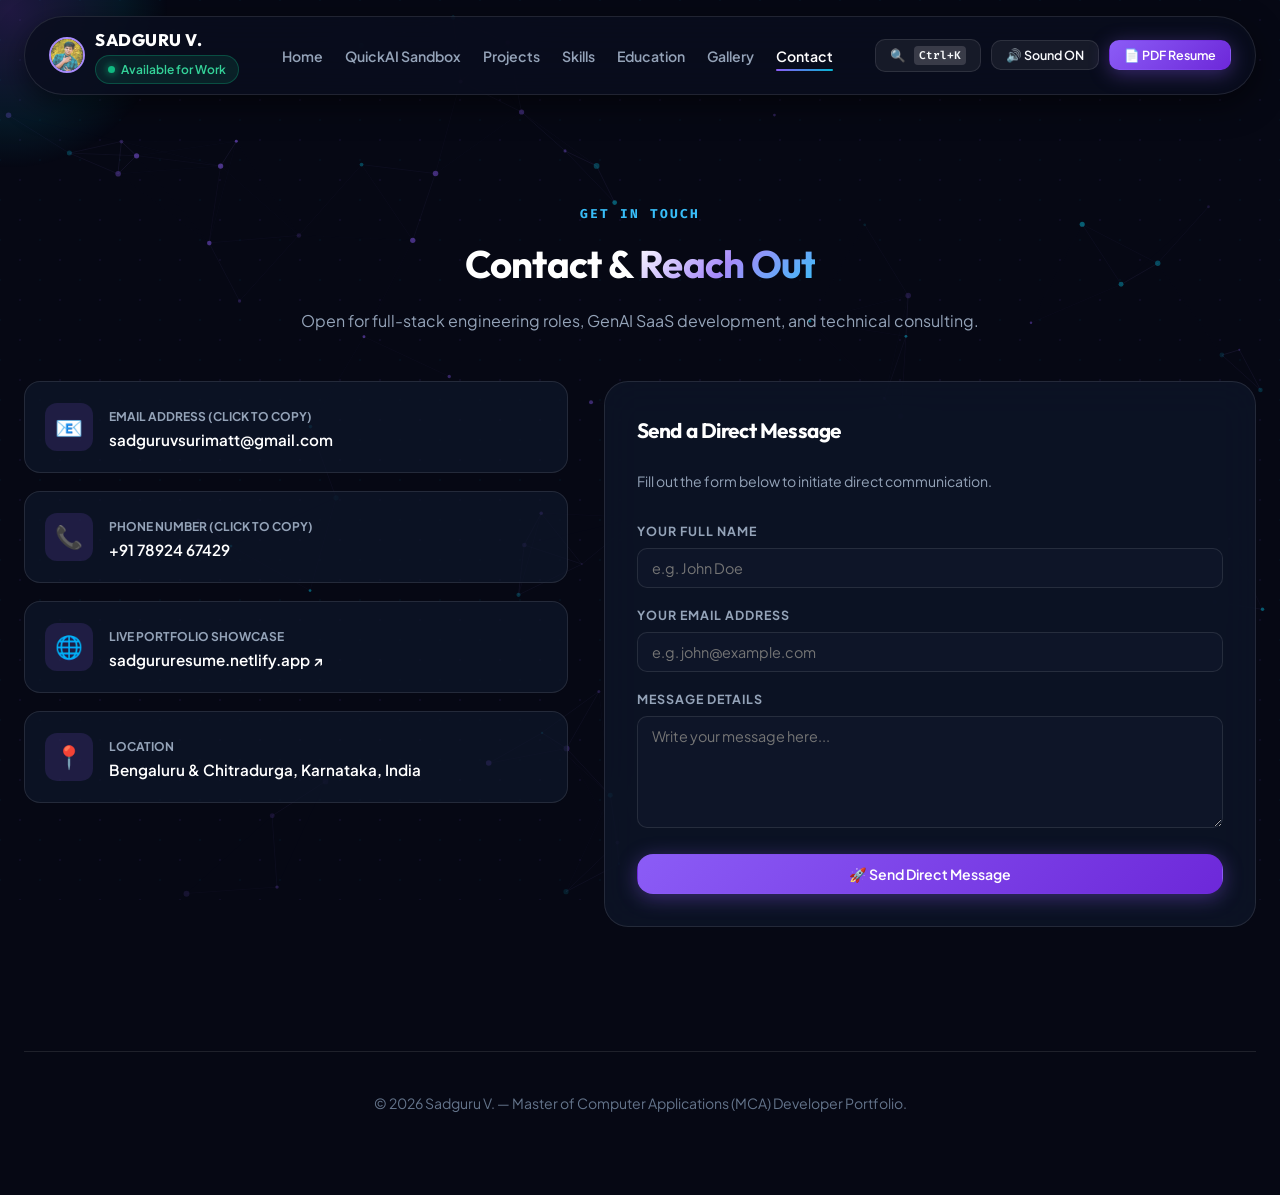
<file: contact.html>
<!DOCTYPE html>
<html lang="en">
<head>
  <meta charset="UTF-8" />
  <meta name="viewport" content="width=device-width, initial-scale=1.0" />
  <meta name="description" content="Contact Sadguru V. — Phone, Email, Location, and Direct Messaging." />
  <title>Contact — Sadguru V.</title>
  
  <link rel="icon" type="image/png" href="images/sad1.jpg" />
  <link rel="stylesheet" href="resume.css" />
</head>
<body>

  <!-- Ambient Canvas & Background Grid -->
  <canvas id="bg-canvas"></canvas>
  <div class="bg-grid-pattern"></div>

  <div class="app-layout">

    <!-- Header Navbar -->
    <header class="navbar">
      <a href="index.html" class="nav-brand">
        <img src="images/sad1.jpg" alt="Sadguru V" class="brand-avatar" />
        <div>
          <div class="brand-name">SADGURU V.</div>
          <div class="status-pill"><span class="status-dot"></span> Available for Work</div>
        </div>
      </a>

      <nav>
        <ul class="nav-links">
          <li><a href="index.html">Home</a></li>
          <li><a href="index.html#quickai">QuickAI Sandbox</a></li>
          <li><a href="index.html#projects">Projects</a></li>
          <li><a href="skills.html">Skills</a></li>
          <li><a href="index.html#education">Education</a></li>
          <li><a href="gallery.html">Gallery</a></li>
          <li><a href="contact.html" class="active">Contact</a></li>
        </ul>
      </nav>

      <div class="nav-actions">
        <button class="btn btn-secondary btn-sm open-cmd-palette" title="Open Command Palette (Ctrl+K)">🔍 <kbd style="font-family: var(--font-mono); font-size: 0.7rem;">Ctrl+K</kbd></button>
        <button class="btn btn-secondary btn-sm" id="sound-toggle-btn">🔊 Sound ON</button>
        <button class="btn btn-primary btn-sm open-resume-modal">📄 PDF Resume</button>
      </div>
    </header>

    <!-- Contact Content -->
    <section class="section">
      <div class="section-header">
        <span class="section-tag">Get In Touch</span>
        <h2 class="section-title">Contact & <span class="gradient-text">Reach Out</span></h2>
        <p class="section-subtitle">Open for full-stack engineering roles, GenAI SaaS development, and technical consulting.</p>
      </div>

      <div class="contact-grid">
        
        <!-- Contact Cards -->
        <div class="contact-info-cards">
          <div class="contact-card-item copy-trigger" data-copy="sadguruvsurimatt@gmail.com" style="cursor: pointer;">
            <div class="contact-icon">📧</div>
            <div class="contact-detail">
              <label>Email Address (Click to Copy)</label>
              <p>sadguruvsurimatt@gmail.com</p>
            </div>
          </div>

          <div class="contact-card-item copy-trigger" data-copy="+917892467429" style="cursor: pointer;">
            <div class="contact-icon">📞</div>
            <div class="contact-detail">
              <label>Phone Number (Click to Copy)</label>
              <p>+91 78924 67429</p>
            </div>
          </div>

          <a href="https://sadgururesume.netlify.app" target="_blank" rel="noopener" class="contact-card-item">
            <div class="contact-icon">🌐</div>
            <div class="contact-detail">
              <label>Live Portfolio Showcase</label>
              <p>sadgururesume.netlify.app ↗</p>
            </div>
          </a>

          <div class="contact-card-item">
            <div class="contact-icon">📍</div>
            <div class="contact-detail">
              <label>Location</label>
              <p>Bengaluru & Chitradurga, Karnataka, India</p>
            </div>
          </div>
        </div>

        <!-- Contact Form -->
        <form id="contact-form" class="contact-form">
          <h3 style="font-size: 1.3rem; margin-bottom: 4px;">Send a Direct Message</h3>
          <p style="font-size: 0.88rem; color: var(--text-muted); margin-bottom: 12px;">Fill out the form below to initiate direct communication.</p>

          <div class="control-group">
            <label for="contact-name">Your Full Name</label>
            <input type="text" id="contact-name" name="name" class="text-input" placeholder="e.g. John Doe" required />
          </div>

          <div class="control-group">
            <label for="contact-email">Your Email Address</label>
            <input type="email" id="contact-email" name="email" class="text-input" placeholder="e.g. john@example.com" required />
          </div>

          <div class="control-group">
            <label for="contact-message">Message Details</label>
            <textarea id="contact-message" name="message" class="text-input" rows="5" placeholder="Write your message here..." required></textarea>
          </div>

          <button type="submit" class="btn btn-primary" style="margin-top: 8px;">
            🚀 Send Direct Message
          </button>
        </form>

      </div>
    </section>

    <!-- Footer -->
    <footer style="text-align: center; border-top: 1px solid var(--glass-border); padding-top: 40px; margin-top: 60px; color: var(--text-dim); font-size: 0.88rem;">
      <p>© 2026 Sadguru V. — Master of Computer Applications (MCA) Developer Portfolio.</p>
    </footer>

  </div>

  <script src="app.js"></script>
</body>
</html>
</file>
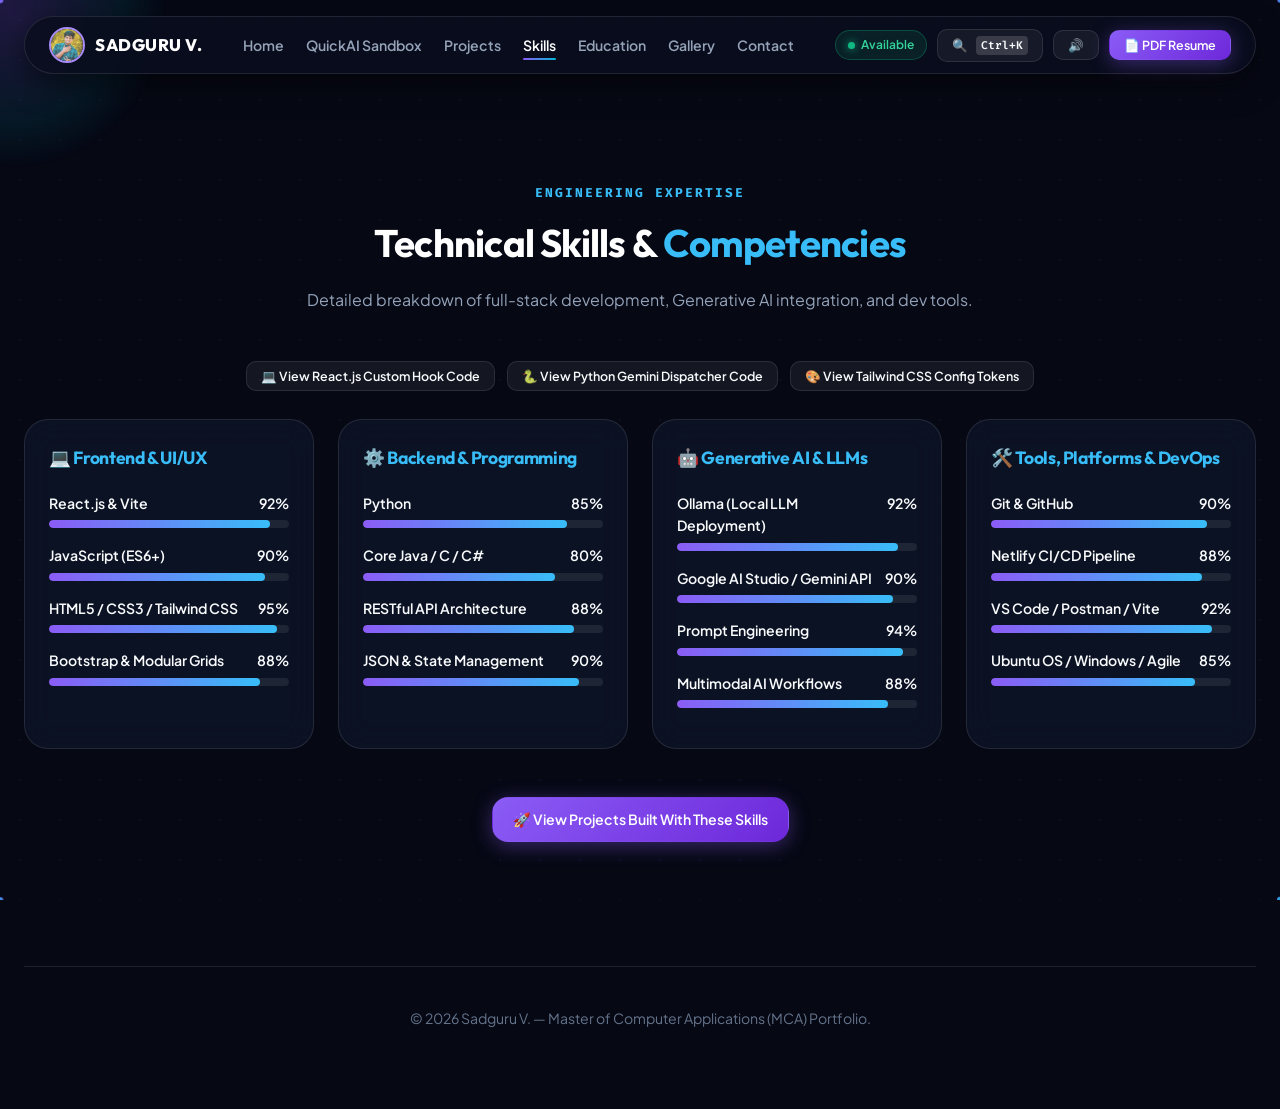
<file: skills.html>
<!DOCTYPE html>
<html lang="en">
<head>
  <meta charset="UTF-8" />
  <meta name="viewport" content="width=device-width, initial-scale=1.0" />
  <meta name="description" content="Technical Skills & Core Competencies — Sadguru V. | Master of Computer Applications (MCA)." />
  <title>Technical Skills — Sadguru V.</title>
  
  <link rel="icon" type="image/png" href="images/sad1.jpg" />
  <link rel="stylesheet" href="resume.css" />
</head>
<body>

  <!-- Ambient Canvas & Background Grid -->
  <canvas id="bg-canvas"></canvas>
  <div class="bg-grid-pattern"></div>

  <div class="app-layout">

    <!-- Header Navbar -->
    <header class="navbar">
      <a href="index.html" class="nav-brand">
        <img src="images/sad1.jpg" alt="Sadguru V" class="brand-avatar" />
        <span class="brand-name">SADGURU V.</span>
      </a>

      <nav class="nav-center">
        <ul class="nav-links">
          <li><a href="index.html">Home</a></li>
          <li><a href="index.html#quickai">QuickAI Sandbox</a></li>
          <li><a href="index.html#projects">Projects</a></li>
          <li><a href="skills.html" class="active">Skills</a></li>
          <li><a href="index.html#education">Education</a></li>
          <li><a href="gallery.html">Gallery</a></li>
          <li><a href="contact.html">Contact</a></li>
        </ul>
      </nav>

      <div class="nav-actions">
        <span class="status-pill"><span class="status-dot"></span> Available</span>
        <button class="btn btn-secondary btn-sm open-cmd-palette" title="Open Command Palette (Ctrl+K)">🔍 <kbd>Ctrl+K</kbd></button>
        <button class="btn btn-secondary btn-sm" id="sound-toggle-btn" title="Toggle Sound FX">🔊</button>
        <button class="btn btn-primary btn-sm open-resume-modal">📄 PDF Resume</button>
      </div>
    </header>

    <!-- Skills Header -->
    <section class="section">
      <div class="section-header">
        <span class="section-tag">Engineering Expertise</span>
        <h2 class="section-title">Technical Skills & <span class="gradient-text-cyan">Competencies</span></h2>
        <p class="section-subtitle">Detailed breakdown of full-stack development, Generative AI integration, and dev tools.</p>
      </div>

      <!-- Interactive Code Snippets -->
      <div style="display: flex; justify-content: center; gap: 12px; margin-bottom: 28px; flex-wrap: wrap;">
        <button class="btn btn-secondary btn-sm open-snippet" data-snippet="react">💻 View React.js Custom Hook Code</button>
        <button class="btn btn-secondary btn-sm open-snippet" data-snippet="python">🐍 View Python Gemini Dispatcher Code</button>
        <button class="btn btn-secondary btn-sm open-snippet" data-snippet="tailwind">🎨 View Tailwind CSS Config Tokens</button>
      </div>

      <!-- Skills Matrix -->
      <div class="skills-matrix">

        <!-- Frontend -->
        <div class="skill-category-card">
          <h3 class="cat-title">💻 Frontend & UI/UX</h3>
          
          <div class="skill-item-bar">
            <div class="skill-info"><span>React.js & Vite</span> <span>92%</span></div>
            <div class="skill-track"><div class="skill-fill" data-pct="92%" style="width: 92%;"></div></div>
          </div>

          <div class="skill-item-bar">
            <div class="skill-info"><span>JavaScript (ES6+)</span> <span>90%</span></div>
            <div class="skill-track"><div class="skill-fill" data-pct="90%" style="width: 90%;"></div></div>
          </div>

          <div class="skill-item-bar">
            <div class="skill-info"><span>HTML5 / CSS3 / Tailwind CSS</span> <span>95%</span></div>
            <div class="skill-track"><div class="skill-fill" data-pct="95%" style="width: 95%;"></div></div>
          </div>

          <div class="skill-item-bar">
            <div class="skill-info"><span>Bootstrap & Modular Grids</span> <span>88%</span></div>
            <div class="skill-track"><div class="skill-fill" data-pct="88%" style="width: 88%;"></div></div>
          </div>
        </div>

        <!-- Backend -->
        <div class="skill-category-card">
          <h3 class="cat-title">⚙️ Backend & Programming</h3>
          
          <div class="skill-item-bar">
            <div class="skill-info"><span>Python</span> <span>85%</span></div>
            <div class="skill-track"><div class="skill-fill" data-pct="85%" style="width: 85%;"></div></div>
          </div>

          <div class="skill-item-bar">
            <div class="skill-info"><span>Core Java / C / C#</span> <span>80%</span></div>
            <div class="skill-track"><div class="skill-fill" data-pct="80%" style="width: 80%;"></div></div>
          </div>

          <div class="skill-item-bar">
            <div class="skill-info"><span>RESTful API Architecture</span> <span>88%</span></div>
            <div class="skill-track"><div class="skill-fill" data-pct="88%" style="width: 88%;"></div></div>
          </div>

          <div class="skill-item-bar">
            <div class="skill-info"><span>JSON & State Management</span> <span>90%</span></div>
            <div class="skill-track"><div class="skill-fill" data-pct="90%" style="width: 90%;"></div></div>
          </div>
        </div>

        <!-- GenAI -->
        <div class="skill-category-card">
          <h3 class="cat-title">🤖 Generative AI & LLMs</h3>
          
          <div class="skill-item-bar">
            <div class="skill-info"><span>Ollama (Local LLM Deployment)</span> <span>92%</span></div>
            <div class="skill-track"><div class="skill-fill" data-pct="92%" style="width: 92%;"></div></div>
          </div>

          <div class="skill-item-bar">
            <div class="skill-info"><span>Google AI Studio / Gemini API</span> <span>90%</span></div>
            <div class="skill-track"><div class="skill-fill" data-pct="90%" style="width: 90%;"></div></div>
          </div>

          <div class="skill-item-bar">
            <div class="skill-info"><span>Prompt Engineering</span> <span>94%</span></div>
            <div class="skill-track"><div class="skill-fill" data-pct="94%" style="width: 94%;"></div></div>
          </div>

          <div class="skill-item-bar">
            <div class="skill-info"><span>Multimodal AI Workflows</span> <span>88%</span></div>
            <div class="skill-track"><div class="skill-fill" data-pct="88%" style="width: 88%;"></div></div>
          </div>
        </div>

        <!-- Tools -->
        <div class="skill-category-card">
          <h3 class="cat-title">🛠️ Tools, Platforms & DevOps</h3>
          
          <div class="skill-item-bar">
            <div class="skill-info"><span>Git & GitHub</span> <span>90%</span></div>
            <div class="skill-track"><div class="skill-fill" data-pct="90%" style="width: 90%;"></div></div>
          </div>

          <div class="skill-item-bar">
            <div class="skill-info"><span>Netlify CI/CD Pipeline</span> <span>88%</span></div>
            <div class="skill-track"><div class="skill-fill" data-pct="88%" style="width: 88%;"></div></div>
          </div>

          <div class="skill-item-bar">
            <div class="skill-info"><span>VS Code / Postman / Vite</span> <span>92%</span></div>
            <div class="skill-track"><div class="skill-fill" data-pct="92%" style="width: 92%;"></div></div>
          </div>

          <div class="skill-item-bar">
            <div class="skill-info"><span>Ubuntu OS / Windows / Agile</span> <span>85%</span></div>
            <div class="skill-track"><div class="skill-fill" data-pct="85%" style="width: 85%;"></div></div>
          </div>
        </div>

      </div>

      <div style="text-align: center; margin-top: 48px;">
        <a href="index.html#projects" class="btn btn-primary">🚀 View Projects Built With These Skills</a>
      </div>
    </section>

    <!-- Footer -->
    <footer style="text-align: center; border-top: 1px solid var(--glass-border); padding-top: 40px; margin-top: 60px; color: var(--text-dim); font-size: 0.88rem;">
      <p>© 2026 Sadguru V. — Master of Computer Applications (MCA) Portfolio.</p>
    </footer>

  </div>

  <script src="app.js"></script>
</body>
</html>
</file>
<file: resume.css>
/* =====================================================
   SADGURU V. — DEVELOPER PORTFOLIO CSS
   Official Precision Spacing & Reel-Standard Design
   ===================================================== */

@import url('https://fonts.googleapis.com/css2?family=Fira+Code:wght@400;600&family=Outfit:wght@400;500;600;700;800;900&family=Plus+Jakarta+Sans:wght@400;500;600;700;800&display=swap');

:root {
  /* Colors */
  --bg-dark:          #060814;
  --bg-card:          rgba(15, 23, 42, 0.72);
  --bg-card-hover:    rgba(26, 38, 66, 0.9);
  --glass-border:     rgba(255, 255, 255, 0.1);
  --glass-border-glow:rgba(139, 92, 246, 0.45);
  
  --primary:          #8b5cf6;
  --primary-light:    #a78bfa;
  --primary-glow:     rgba(139, 92, 246, 0.38);
  
  --cyan:             #06b6d4;
  --cyan-light:       #38bdf8;
  --cyan-glow:        rgba(6, 182, 212, 0.38);

  --emerald:          #10b981;
  --emerald-glow:     rgba(16, 185, 129, 0.3);

  --amber:            #f59e0b;
  --text-main:        #f8fafc;
  --text-muted:       #94a3b8;
  --text-dim:         #64748b;

  --font-body:        'Plus Jakarta Sans', sans-serif;
  --font-heading:     'Outfit', sans-serif;
  --font-mono:        'Fira Code', monospace;

  /* Precision Spacing Tokens */
  --space-xs:         6px;
  --space-sm:         12px;
  --space-md:         20px;
  --space-lg:         32px;
  --space-xl:         48px;
  --space-xxl:        80px;

  --radius-sm:        10px;
  --radius-md:        16px;
  --radius-lg:        24px;
  --radius-pill:      999px;

  --transition:       all 0.3s cubic-bezier(0.16, 1, 0.3, 1);
  --shadow-main:      0 20px 50px rgba(0, 0, 0, 0.6);
  --shadow-glow:      0 0 30px var(--primary-glow);
}

/* Base Reset */
*, *::before, *::after {
  box-sizing: border-box;
  margin: 0;
  padding: 0;
}

html {
  scroll-behavior: smooth;
  font-size: 16px;
}

body {
  font-family: var(--font-body);
  background-color: var(--bg-dark);
  color: var(--text-main);
  min-height: 100vh;
  overflow-x: hidden;
  line-height: 1.6;
  position: relative;
}

/* Background Canvas & Grid */
#bg-canvas {
  position: fixed;
  inset: 0;
  z-index: 0;
  pointer-events: none;
}

.bg-grid-pattern {
  position: fixed;
  inset: 0;
  background-image: 
    radial-gradient(rgba(139, 92, 246, 0.12) 1px, transparent 1px),
    radial-gradient(rgba(6, 182, 212, 0.08) 1px, transparent 1px);
  background-size: 40px 40px;
  background-position: 0 0, 20px 20px;
  z-index: 0;
  pointer-events: none;
  opacity: 0.6;
}

.cursor-glow {
  position: fixed;
  top: 0;
  left: 0;
  width: 320px;
  height: 320px;
  border-radius: 50%;
  background: radial-gradient(circle, rgba(139, 92, 246, 0.2) 0%, rgba(6, 182, 212, 0.09) 50%, transparent 70%);
  pointer-events: none;
  z-index: 1;
  transition: opacity 0.3s ease;
}

/* Typography */
h1, h2, h3, h4, h5 {
  font-family: var(--font-heading);
  font-weight: 700;
  letter-spacing: -0.02em;
  color: #fff;
}

.gradient-text {
  background: linear-gradient(135deg, #ffffff 0%, var(--primary-light) 50%, var(--cyan-light) 100%);
  -webkit-background-clip: text;
  -webkit-text-fill-color: transparent;
  background-clip: text;
}

.gradient-text-cyan {
  background: linear-gradient(135deg, var(--cyan-light) 0%, #38bdf8 100%);
  -webkit-background-clip: text;
  -webkit-text-fill-color: transparent;
  background-clip: text;
}

/* Container Layout */
.app-layout {
  position: relative;
  z-index: 2;
  max-width: 1280px;
  margin: 0 auto;
  padding: 0 24px 80px 24px;
}

/* ════════════════════════════════════════════
   OFFICIAL TOP NAVBAR - PRECISION ALIGNMENT
   ════════════════════════════════════════════ */
.navbar {
  position: sticky;
  top: 16px;
  z-index: 100;
  display: flex;
  align-items: center;
  justify-content: space-between;
  padding: 10px 24px;
  background: rgba(10, 14, 30, 0.85);
  backdrop-filter: blur(24px);
  -webkit-backdrop-filter: blur(24px);
  border: 1px solid var(--glass-border);
  border-radius: var(--radius-pill);
  box-shadow: 0 10px 30px rgba(0, 0, 0, 0.5);
  margin-top: 16px;
  margin-bottom: 40px;
  gap: 16px;
}

.nav-brand {
  display: flex;
  align-items: center;
  gap: 10px;
  text-decoration: none;
  white-space: nowrap;
  flex-shrink: 0;
}

.brand-avatar {
  width: 36px;
  height: 36px;
  border-radius: 50%;
  border: 2px solid var(--primary-light);
  object-fit: cover;
}

.brand-name {
  font-family: var(--font-heading);
  font-size: 1.05rem;
  font-weight: 800;
  letter-spacing: 0.5px;
  color: #fff;
}

.nav-center {
  display: flex;
  align-items: center;
  justify-content: center;
  flex: 1;
}

.nav-links {
  display: flex;
  align-items: center;
  gap: 22px;
  list-style: none;
  white-space: nowrap;
}

.nav-links a {
  font-size: 0.88rem;
  font-weight: 600;
  color: var(--text-muted);
  text-decoration: none;
  transition: var(--transition);
  padding: 4px 0;
  position: relative;
  white-space: nowrap;
}

.nav-links a:hover,
.nav-links a.active {
  color: #fff;
}

.nav-links a.active::after {
  content: '';
  position: absolute;
  bottom: -2px;
  left: 0;
  width: 100%;
  height: 2px;
  background: linear-gradient(90deg, var(--primary), var(--cyan));
  border-radius: 2px;
}

.nav-actions {
  display: flex;
  align-items: center;
  gap: 10px;
  flex-shrink: 0;
  white-space: nowrap;
}

.status-pill {
  display: inline-flex;
  align-items: center;
  gap: 6px;
  background: rgba(16, 185, 129, 0.12);
  border: 1px solid rgba(16, 185, 129, 0.3);
  color: #34d399;
  font-size: 0.75rem;
  font-weight: 600;
  padding: 4px 12px;
  border-radius: var(--radius-pill);
  white-space: nowrap;
}

.status-dot {
  width: 7px;
  height: 7px;
  border-radius: 50%;
  background: #10b981;
  box-shadow: 0 0 8px #10b981;
  animation: pulseDot 2s infinite;
}

/* Buttons */
.btn {
  display: inline-flex;
  align-items: center;
  justify-content: center;
  gap: 8px;
  padding: 10px 20px;
  border-radius: var(--radius-md);
  font-family: var(--font-body);
  font-size: 0.88rem;
  font-weight: 600;
  cursor: pointer;
  transition: var(--transition);
  border: 1px solid transparent;
  text-decoration: none;
  white-space: nowrap;
}

.btn-primary {
  background: linear-gradient(135deg, var(--primary) 0%, #6d28d9 100%);
  color: #fff;
  box-shadow: 0 4px 20px var(--primary-glow);
}

.btn-primary:hover {
  transform: translateY(-2px);
  box-shadow: 0 8px 30px rgba(139, 92, 246, 0.5);
}

.btn-secondary {
  background: rgba(255, 255, 255, 0.06);
  border-color: var(--glass-border);
  color: var(--text-main);
}

.btn-secondary:hover {
  background: rgba(255, 255, 255, 0.12);
  border-color: rgba(255, 255, 255, 0.25);
  transform: translateY(-2px);
}

.btn-cyan {
  background: linear-gradient(135deg, var(--cyan) 0%, #0284c7 100%);
  color: #fff;
  box-shadow: 0 4px 20px var(--cyan-glow);
}

.btn-cyan:hover {
  transform: translateY(-2px);
  box-shadow: 0 8px 30px rgba(6, 182, 212, 0.5);
}

.btn-sm {
  padding: 6px 14px;
  font-size: 0.78rem;
  border-radius: var(--radius-sm);
}

kbd {
  font-family: var(--font-mono);
  font-size: 0.7rem;
  background: rgba(255, 255, 255, 0.15);
  padding: 2px 5px;
  border-radius: 4px;
}

/* ════════════════════════════════════════════
   HERO SECTION - OFFICIAL SPACING
   ════════════════════════════════════════════ */
.hero-section {
  display: grid;
  grid-template-columns: 1.2fr 0.8fr;
  gap: 48px;
  align-items: center;
  padding: 32px 0 60px 0;
}

.hero-badge {
  display: inline-flex;
  align-items: center;
  gap: 8px;
  background: rgba(139, 92, 246, 0.15);
  border: 1px solid rgba(139, 92, 246, 0.3);
  color: var(--primary-light);
  font-family: var(--font-mono);
  font-size: 0.8rem;
  padding: 6px 16px;
  border-radius: var(--radius-pill);
  margin-bottom: 20px;
}

.hero-title {
  font-size: 3.4rem;
  line-height: 1.1;
  margin-bottom: 16px;
}

.typing-container {
  font-size: 1.3rem;
  color: var(--cyan-light);
  font-weight: 500;
  height: 40px;
  display: flex;
  align-items: center;
  margin-bottom: 24px;
}

#typing-text {
  font-family: var(--font-mono);
}

.typing-cursor {
  display: inline-block;
  width: 8px;
  height: 22px;
  background: var(--cyan-light);
  margin-left: 6px;
  animation: blinkCursor 0.8s infinite;
}

.hero-description {
  font-size: 1.05rem;
  color: var(--text-muted);
  max-width: 600px;
  line-height: 1.7;
  margin-bottom: 32px;
}

.hero-cta {
  display: flex;
  flex-wrap: wrap;
  gap: 14px;
}

.hero-card-wrapper {
  position: relative;
}

.hero-glass-card {
  background: var(--bg-card);
  backdrop-filter: blur(20px);
  -webkit-backdrop-filter: blur(20px);
  border: 1px solid var(--glass-border);
  border-radius: var(--radius-lg);
  padding: 32px;
  box-shadow: var(--shadow-main);
  text-align: center;
  position: relative;
  overflow: hidden;
  transition: transform 0.2s ease, border-color 0.3s ease;
  transform-style: preserve-3d;
}

.hero-avatar-wrap {
  position: relative;
  width: 140px;
  height: 140px;
  margin: 0 auto 20px auto;
}

.hero-avatar-img {
  width: 100%;
  height: 100%;
  border-radius: 50%;
  object-fit: cover;
  border: 4px solid var(--primary-light);
  box-shadow: 0 0 35px var(--primary-glow);
}

.experience-badge {
  position: absolute;
  bottom: -4px;
  right: -4px;
  background: linear-gradient(135deg, var(--cyan) 0%, #0284c7 100%);
  color: #fff;
  font-size: 0.72rem;
  font-weight: 800;
  padding: 4px 10px;
  border-radius: 12px;
  border: 2px solid var(--bg-dark);
}

.card-name {
  font-size: 1.5rem;
  margin-bottom: 4px;
}

.card-role {
  color: var(--amber);
  font-size: 0.88rem;
  font-weight: 600;
  margin-bottom: 16px;
}

.tech-pills-row {
  display: flex;
  flex-wrap: wrap;
  justify-content: center;
  gap: 8px;
  margin-top: 16px;
}

.tech-pill {
  background: rgba(255, 255, 255, 0.06);
  border: 1px solid rgba(255, 255, 255, 0.1);
  color: var(--text-muted);
  font-family: var(--font-mono);
  font-size: 0.76rem;
  padding: 4px 12px;
  border-radius: var(--radius-pill);
  transition: var(--transition);
}

.tech-pill:hover {
  border-color: var(--primary-light);
  color: #fff;
  background: rgba(139, 92, 246, 0.2);
}

/* Sections */
.section {
  padding: 64px 0;
}

.section-header {
  text-align: center;
  max-width: 680px;
  margin: 0 auto 48px auto;
}

.section-tag {
  display: inline-block;
  font-family: var(--font-mono);
  font-size: 0.8rem;
  font-weight: 700;
  text-transform: uppercase;
  letter-spacing: 2px;
  color: var(--cyan-light);
  margin-bottom: 10px;
}

.section-title {
  font-size: 2.4rem;
  margin-bottom: 12px;
}

.section-subtitle {
  color: var(--text-muted);
  font-size: 1rem;
}

/* QuickAI Sandbox */
.quickai-container {
  background: rgba(11, 16, 35, 0.85);
  backdrop-filter: blur(24px);
  -webkit-backdrop-filter: blur(24px);
  border: 1px solid var(--glass-border-glow);
  border-radius: var(--radius-lg);
  padding: 32px;
  box-shadow: 0 20px 60px rgba(124, 58, 237, 0.15);
  position: relative;
  overflow: hidden;
}

.quickai-topbar {
  display: flex;
  align-items: center;
  justify-content: space-between;
  border-bottom: 1px solid var(--glass-border);
  padding-bottom: 20px;
  margin-bottom: 24px;
  flex-wrap: wrap;
  gap: 12px;
}

.terminal-dots {
  display: flex;
  gap: 8px;
}

.dot {
  width: 12px;
  height: 12px;
  border-radius: 50%;
}
.dot.red { background: #ef4444; }
.dot.yellow { background: #f59e0b; }
.dot.green { background: #10b981; }

.prompt-presets {
  display: flex;
  gap: 8px;
  margin-bottom: 16px;
  flex-wrap: wrap;
}

.prompt-preset-chip {
  background: rgba(255, 255, 255, 0.05);
  border: 1px solid var(--glass-border);
  color: var(--text-muted);
  font-size: 0.78rem;
  padding: 4px 12px;
  border-radius: var(--radius-pill);
  cursor: pointer;
  transition: var(--transition);
}

.prompt-preset-chip:hover {
  background: var(--primary);
  color: #fff;
  border-color: var(--primary-light);
}

.quickai-controls {
  display: grid;
  grid-template-columns: repeat(auto-fit, minmax(220px, 1fr));
  gap: 16px;
  margin-bottom: 20px;
}

.control-group {
  display: flex;
  flex-direction: column;
  gap: 6px;
}

.control-group label {
  font-size: 0.78rem;
  font-weight: 700;
  color: var(--text-muted);
  text-transform: uppercase;
  letter-spacing: 1px;
}

.select-input, .text-input {
  background: rgba(15, 23, 42, 0.9);
  border: 1px solid var(--glass-border);
  color: var(--text-main);
  padding: 10px 14px;
  border-radius: var(--radius-sm);
  font-family: var(--font-body);
  font-size: 0.9rem;
  outline: none;
  transition: var(--transition);
}

.select-input:focus, .text-input:focus {
  border-color: var(--primary-light);
  box-shadow: 0 0 15px var(--primary-glow);
}

.terminal-meta-bar {
  display: flex;
  justify-content: space-between;
  align-items: center;
  background: #090d1c;
  padding: 8px 16px;
  border-top-left-radius: var(--radius-sm);
  border-top-right-radius: var(--radius-sm);
  border: 1px solid rgba(255, 255, 255, 0.08);
  border-bottom: none;
  font-family: var(--font-mono);
  font-size: 0.78rem;
  color: var(--text-muted);
}

.terminal-output {
  background: #050712;
  border: 1px solid rgba(255, 255, 255, 0.08);
  border-bottom-left-radius: var(--radius-sm);
  border-bottom-right-radius: var(--radius-sm);
  padding: 20px;
  font-family: var(--font-mono);
  font-size: 0.88rem;
  color: #38bdf8;
  min-height: 180px;
  max-height: 320px;
  overflow-y: auto;
  white-space: pre-wrap;
  line-height: 1.65;
}

/* Project Cards */
.project-filters {
  display: flex;
  justify-content: center;
  gap: 12px;
  margin-bottom: 36px;
  flex-wrap: wrap;
}

.filter-btn {
  background: rgba(255, 255, 255, 0.05);
  border: 1px solid var(--glass-border);
  color: var(--text-muted);
  padding: 8px 20px;
  border-radius: var(--radius-pill);
  font-size: 0.88rem;
  font-weight: 600;
  cursor: pointer;
  transition: var(--transition);
}

.filter-btn.active, .filter-btn:hover {
  background: var(--primary);
  border-color: var(--primary-light);
  color: #fff;
  box-shadow: var(--shadow-glow);
}

.projects-grid {
  display: grid;
  grid-template-columns: repeat(auto-fit, minmax(320px, 1fr));
  gap: 28px;
}

.project-card {
  background: var(--bg-card);
  backdrop-filter: blur(16px);
  -webkit-backdrop-filter: blur(16px);
  border: 1px solid var(--glass-border);
  border-radius: var(--radius-lg);
  padding: 28px;
  display: flex;
  flex-direction: column;
  justify-content: space-between;
  transition: transform 0.2s ease, border-color 0.3s ease;
  position: relative;
  overflow: hidden;
}

.project-card:hover {
  border-color: var(--glass-border-glow);
  box-shadow: var(--shadow-main), 0 0 25px var(--primary-glow);
}

.project-header {
  display: flex;
  justify-content: space-between;
  align-items: flex-start;
  margin-bottom: 16px;
}

.project-title {
  font-size: 1.35rem;
  margin-bottom: 6px;
}

.project-badge {
  background: rgba(6, 182, 212, 0.15);
  color: var(--cyan-light);
  font-size: 0.72rem;
  font-weight: 700;
  padding: 4px 10px;
  border-radius: 6px;
  white-space: nowrap;
}

.project-description {
  color: var(--text-muted);
  font-size: 0.92rem;
  margin-bottom: 20px;
  line-height: 1.6;
}

.project-bullets {
  list-style: none;
  margin-bottom: 20px;
}

.project-bullets li {
  font-size: 0.85rem;
  color: #cbd5e1;
  margin-bottom: 8px;
  position: relative;
  padding-left: 18px;
}

.project-bullets li::before {
  content: '▸';
  position: absolute;
  left: 0;
  color: var(--cyan-light);
}

.project-footer {
  display: flex;
  align-items: center;
  justify-content: space-between;
  border-top: 1px solid rgba(255, 255, 255, 0.08);
  padding-top: 16px;
  margin-top: auto;
  gap: 12px;
}

.project-tech-stack {
  display: flex;
  flex-wrap: wrap;
  gap: 6px;
}

.tech-tag {
  background: rgba(255, 255, 255, 0.06);
  font-family: var(--font-mono);
  font-size: 0.72rem;
  color: var(--primary-light);
  padding: 2px 8px;
  border-radius: 4px;
}

/* Skills Matrix */
.skills-matrix {
  display: grid;
  grid-template-columns: repeat(auto-fit, minmax(260px, 1fr));
  gap: 24px;
}

.skill-category-card {
  background: var(--bg-card);
  backdrop-filter: blur(16px);
  border: 1px solid var(--glass-border);
  border-radius: var(--radius-lg);
  padding: 24px;
  transition: transform 0.2s ease, border-color 0.3s ease;
}

.skill-category-card:hover {
  border-color: rgba(6, 182, 212, 0.4);
  box-shadow: 0 10px 30px var(--cyan-glow);
}

.cat-title {
  display: flex;
  align-items: center;
  gap: 10px;
  font-size: 1.1rem;
  color: var(--cyan-light);
  margin-bottom: 20px;
}

.skill-item-bar {
  margin-bottom: 16px;
}

.skill-info {
  display: flex;
  justify-content: space-between;
  font-size: 0.88rem;
  font-weight: 600;
  margin-bottom: 6px;
}

.skill-track {
  height: 8px;
  background: rgba(255, 255, 255, 0.08);
  border-radius: var(--radius-pill);
  overflow: hidden;
}

.skill-fill {
  height: 100%;
  border-radius: var(--radius-pill);
  width: 0%;
  background: linear-gradient(90deg, var(--primary), var(--cyan-light));
  transition: width 1.2s ease-in-out;
}

/* Timeline */
.timeline {
  position: relative;
  max-width: 800px;
  margin: 0 auto;
  padding-left: 30px;
}

.timeline::before {
  content: '';
  position: absolute;
  left: 8px;
  top: 0;
  bottom: 0;
  width: 2px;
  background: linear-gradient(180deg, var(--primary), var(--cyan), transparent);
}

.timeline-item {
  position: relative;
  margin-bottom: 36px;
}

.timeline-dot {
  position: absolute;
  left: -30px;
  top: 4px;
  width: 18px;
  height: 18px;
  border-radius: 50%;
  background: var(--bg-dark);
  border: 3px solid var(--primary-light);
  box-shadow: 0 0 15px var(--primary-glow);
}

.timeline-card {
  background: var(--bg-card);
  backdrop-filter: blur(16px);
  border: 1px solid var(--glass-border);
  border-radius: var(--radius-md);
  padding: 20px 24px;
  transition: var(--transition);
}

.timeline-card:hover {
  transform: translateX(6px);
  border-color: var(--primary-light);
}

.timeline-degree {
  font-size: 1.15rem;
  color: #fff;
  margin-bottom: 4px;
}

.timeline-institution {
  color: var(--amber);
  font-size: 0.9rem;
  font-weight: 600;
}

/* Gallery Grid */
.gallery-grid {
  display: grid;
  grid-template-columns: repeat(auto-fit, minmax(240px, 1fr));
  gap: 20px;
}

.gallery-item {
  position: relative;
  border-radius: var(--radius-md);
  overflow: hidden;
  border: 1px solid var(--glass-border);
  aspect-ratio: 4 / 3;
  cursor: pointer;
  box-shadow: var(--shadow-main);
}

.gallery-item img {
  width: 100%;
  height: 100%;
  object-fit: cover;
  transition: transform 0.5s ease;
}

.gallery-item:hover img {
  transform: scale(1.08);
}

.gallery-overlay {
  position: absolute;
  inset: 0;
  background: linear-gradient(to top, rgba(10, 14, 30, 0.85) 0%, transparent 60%);
  display: flex;
  align-items: flex-end;
  padding: 16px;
  opacity: 0;
  transition: var(--transition);
}

.gallery-item:hover .gallery-overlay {
  opacity: 1;
}

/* Contact Grid */
.contact-grid {
  display: grid;
  grid-template-columns: 1fr 1.2fr;
  gap: 36px;
}

.contact-info-cards {
  display: flex;
  flex-direction: column;
  gap: 18px;
}

.contact-card-item {
  background: var(--bg-card);
  border: 1px solid var(--glass-border);
  border-radius: var(--radius-md);
  padding: 20px;
  display: flex;
  align-items: center;
  gap: 16px;
  text-decoration: none;
  transition: var(--transition);
}

.contact-card-item:hover {
  border-color: var(--primary-light);
  transform: translateY(-3px);
  box-shadow: 0 10px 25px var(--primary-glow);
}

.contact-icon {
  width: 48px;
  height: 48px;
  border-radius: 12px;
  background: rgba(139, 92, 246, 0.15);
  display: flex;
  align-items: center;
  justify-content: center;
  font-size: 1.4rem;
}

.contact-detail label {
  font-size: 0.75rem;
  color: var(--text-muted);
  font-weight: 700;
  text-transform: uppercase;
}

.contact-detail p {
  font-size: 0.95rem;
  font-weight: 600;
  color: #fff;
}

.contact-form {
  background: var(--bg-card);
  backdrop-filter: blur(20px);
  border: 1px solid var(--glass-border);
  border-radius: var(--radius-lg);
  padding: 32px;
  display: flex;
  flex-direction: column;
  gap: 18px;
}

/* Modals & Command Palette */
.lightbox-modal, .resume-modal, .cmd-palette-modal, .snippet-modal, .project-modal {
  position: fixed;
  inset: 0;
  z-index: 1000;
  display: flex;
  align-items: center;
  justify-content: center;
  opacity: 0;
  pointer-events: none;
  transition: opacity 0.3s ease;
}

.lightbox-modal.active, .resume-modal.active, .cmd-palette-modal.active, .snippet-modal.active, .project-modal.active {
  opacity: 1;
  pointer-events: auto;
}

.lightbox-overlay, .resume-modal-overlay, .cmd-overlay, .snippet-overlay, .project-modal-overlay {
  position: absolute;
  inset: 0;
  background: rgba(5, 7, 17, 0.88);
  backdrop-filter: blur(12px);
}

.cmd-box {
  position: relative;
  z-index: 2;
  background: #0d1127;
  border: 1px solid var(--glass-border-glow);
  border-radius: var(--radius-lg);
  width: 90%;
  max-width: 600px;
  box-shadow: 0 25px 60px rgba(0,0,0,0.9);
  overflow: hidden;
}

.cmd-input-wrap {
  display: flex;
  align-items: center;
  padding: 16px 20px;
  border-bottom: 1px solid var(--glass-border);
  gap: 12px;
}

.cmd-input-wrap input {
  flex: 1;
  background: transparent;
  border: none;
  outline: none;
  color: #fff;
  font-family: var(--font-body);
  font-size: 1rem;
}

.cmd-list {
  list-style: none;
  max-height: 320px;
  overflow-y: auto;
}

.cmd-list li {
  padding: 14px 20px;
  border-bottom: 1px solid rgba(255, 255, 255, 0.05);
  color: var(--text-muted);
  font-size: 0.92rem;
  cursor: pointer;
  transition: var(--transition);
}

.cmd-list li:hover {
  background: rgba(139, 92, 246, 0.2);
  color: #fff;
  padding-left: 26px;
}

.snippet-box, .project-modal-box {
  position: relative;
  z-index: 2;
  background: #090d1e;
  border: 1px solid var(--glass-border-glow);
  border-radius: var(--radius-lg);
  width: 90%;
  max-width: 750px;
  padding: 24px;
  box-shadow: 0 25px 60px rgba(0,0,0,0.9);
}

.snippet-header, .project-modal-header {
  display: flex;
  justify-content: space-between;
  align-items: center;
  border-bottom: 1px solid var(--glass-border);
  padding-bottom: 14px;
  margin-bottom: 16px;
}

.snippet-close, .project-modal-close {
  background: transparent;
  border: none;
  color: var(--text-muted);
  font-size: 1.5rem;
  cursor: pointer;
}

.snippet-code {
  background: #04060d;
  border-radius: var(--radius-sm);
  padding: 16px;
  font-family: var(--font-mono);
  font-size: 0.85rem;
  color: var(--cyan-light);
  max-height: 400px;
  overflow-y: auto;
  white-space: pre-wrap;
}

.project-modal-body {
  font-size: 0.92rem;
  color: var(--text-muted);
  line-height: 1.7;
}

.resume-modal-container {
  position: relative;
  z-index: 2;
  background: #0d1127;
  border: 1px solid var(--glass-border-glow);
  border-radius: var(--radius-lg);
  width: 90%;
  max-width: 850px;
  max-height: 90vh;
  display: flex;
  flex-direction: column;
  box-shadow: 0 25px 60px rgba(0,0,0,0.9);
  overflow: hidden;
}

.resume-modal-header {
  padding: 16px 24px;
  background: #111736;
  border-bottom: 1px solid var(--glass-border);
  display: flex;
  align-items: center;
  justify-content: space-between;
}

.resume-paper-body {
  padding: 36px;
  overflow-y: auto;
  background: #ffffff;
  color: #1e293b;
  font-family: Arial, sans-serif;
  line-height: 1.5;
}

.paper-header {
  text-align: center;
  border-bottom: 2px solid #0f172a;
  padding-bottom: 12px;
  margin-bottom: 16px;
}

.paper-header h1 {
  color: #0f172a;
  font-size: 2rem;
  font-weight: 800;
  letter-spacing: 1px;
}

.paper-subtitle {
  color: #334155;
  font-size: 0.95rem;
  font-weight: 600;
  margin: 4px 0;
}

.paper-contact {
  font-size: 0.85rem;
  color: #475569;
}

.paper-section {
  margin-bottom: 16px;
}

.paper-section h2 {
  font-size: 1rem;
  color: #0f172a;
  letter-spacing: 0.5px;
  margin-bottom: 4px;
}

.paper-section hr {
  border: none;
  border-top: 1px solid #cbd5e1;
  margin-bottom: 8px;
}

.paper-section p, .paper-section ul {
  font-size: 0.88rem;
  color: #334155;
}

.paper-section ul {
  padding-left: 20px;
}

.paper-table {
  width: 100%;
  font-size: 0.88rem;
  color: #334155;
  border-collapse: collapse;
}

.paper-table td {
  padding: 4px 0;
}

.custom-toast {
  position: fixed;
  bottom: 30px;
  right: 30px;
  background: var(--primary);
  color: #fff;
  padding: 12px 24px;
  border-radius: var(--radius-md);
  font-size: 0.9rem;
  font-weight: 600;
  box-shadow: 0 10px 30px rgba(0,0,0,0.5);
  z-index: 2000;
  opacity: 0;
  transform: translateY(20px);
  transition: all 0.3s ease;
  pointer-events: none;
}

.custom-toast.show {
  opacity: 1;
  transform: translateY(0);
}

@keyframes pulseDot {
  0% { transform: scale(0.95); opacity: 0.8; }
  100% { transform: scale(1.2); opacity: 1; }
}

@keyframes blinkCursor {
  0%, 100% { opacity: 1; }
  50% { opacity: 0; }
}

/* Responsive Navigation Spacing */
@media (max-width: 1180px) {
  .nav-links { gap: 14px; font-size: 0.82rem; }
  .status-pill { display: none; } /* Hide status pill on smaller viewports to give official spacing */
}

@media (max-width: 960px) {
  .navbar {
    flex-wrap: wrap;
    justify-content: center;
    border-radius: var(--radius-lg);
    padding: 12px 20px;
  }
  .nav-center { order: 3; width: 100%; margin-top: 8px; }
  .nav-links { justify-content: center; flex-wrap: wrap; gap: 12px 18px; }
  .hero-section { grid-template-columns: 1fr; text-align: center; }
  .hero-title { font-size: 2.6rem; }
  .hero-cta { justify-content: center; }
  .typing-container { justify-content: center; }
  .contact-grid { grid-template-columns: 1fr; }
}

@media (max-width: 600px) {
  .hero-title { font-size: 2rem; }
  .nav-links { gap: 8px 12px; font-size: 0.8rem; }
}

/* Print */
@media print {
  body * { visibility: hidden; }
  #printable-resume-paper, #printable-resume-paper * {
    visibility: visible;
  }
  #printable-resume-paper {
    position: absolute;
    left: 0;
    top: 0;
    width: 100%;
    padding: 0;
  }
}
</file>
